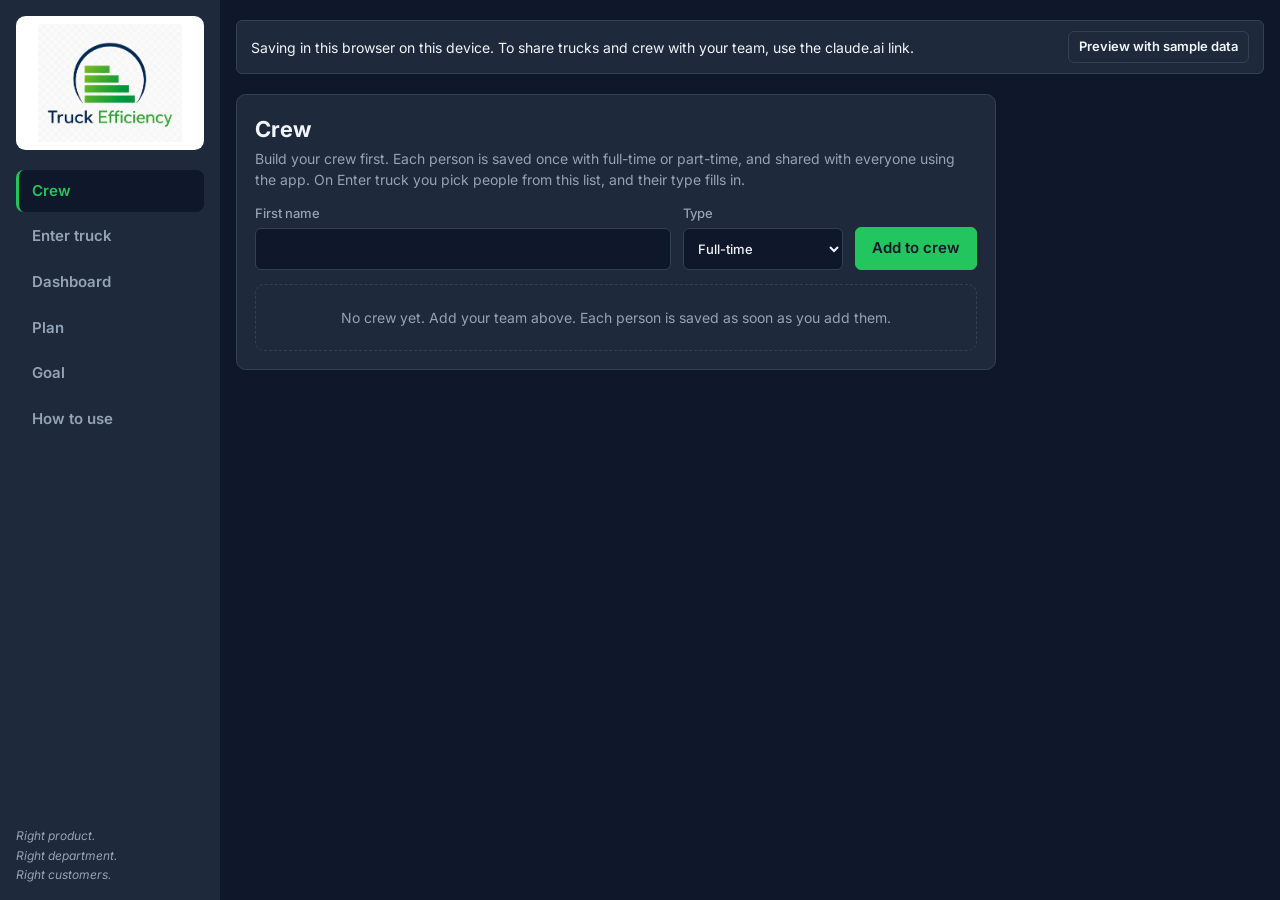
<file: index.html>
<!doctype html>
<html lang="en">
<head>
  <meta charset="UTF-8" />
  <meta name="viewport" content="width=device-width, initial-scale=1.0, viewport-fit=cover" />
  <title>Truck Efficiency</title>
  <link rel="preconnect" href="https://fonts.googleapis.com" />
  <link href="https://fonts.googleapis.com/css2?family=Inter:wght@400;500;600;700&display=swap" rel="stylesheet" />
  <link rel="stylesheet" href="style.css" />
</head>
<body>
<div class="layout">
  <aside class="side">
    <div class="logo"><img src="./assets/TF1.png" alt="Truck Efficiency" /></div>
    <nav class="tabs" aria-label="Sections">
      <a href="#crew" data-view="crew">Crew</a>
      <a href="#entry" data-view="entry">Enter truck</a>
      <a href="#dashboard" data-view="dashboard">Dashboard</a>
      <a href="#plan" data-view="plan">Plan</a>
      <a href="#goals" data-view="goals">Goal</a>
      <a href="#help" data-view="help">How to use</a>
    </nav>
    <p class="tag">Right product.<br />Right department.<br />Right customers.</p>
  </aside>
  <div class="content">
<main><div class="wrap">
  <div id="banner" class="banner"><span class="msg" id="bannerMsg">Connecting to the shared log…</span><button class="small" id="sampleBtn" type="button">Preview with sample data</button></div>

  <!-- ENTRY -->
  <section id="v-entry" data-v hidden>
    <form id="truckForm" autocomplete="off" class="two">
      <div style="display:flex;flex-direction:column;gap:20px;min-width:0">
        <div class="panel">
          <div class="head"><div><h2 id="formTitle">Enter a received truck</h2><p class="sub">Use the totals from the manifest. Total units is the output for UPH.</p></div></div>
          <div class="row">
            <label class="f">Manifest #<input id="tRef" required maxlength="40" placeholder="Manifest number"></label>
            <label class="f">Date received<input id="tDate" type="date" required></label>
            <label class="f">Total units<input id="tUnits" type="number" min="1" step="1" inputmode="numeric" required></label>
          </div>
        </div>
        <div class="panel">
          <div><h2>Labor by step</h2><p class="sub">Pick each person from your crew for every step they worked, with the time they spent on that step. If someone moved between steps, use Continue in… to add them to the next step.</p></div>
          <div id="laborRows" style="display:flex;flex-direction:column;gap:12px"></div>
          <datalist id="nameList"></datalist>
        </div>
        <div class="panel">
          <div><h2>People on this truck</h2><p class="sub">Worked out from the rows above. Unpaid lunches come out automatically from each person's total hours across all steps: 40 min for full-time over 5 hours. Part-time 15 min breaks are paid, so they stay in the labor hours.</p></div>
          <div id="crewCheck" class="banner" hidden></div>
          <div class="tbl" id="peopleTable"></div>
        </div>
      </div>
      <div class="panel sticky">
        <h2>Productivity</h2>
        <div><div class="lbl" style="font-size:12px;text-transform:uppercase;letter-spacing:.06em;color:var(--muted);font-weight:600">UPH</div><div class="uph-big" id="rUph">—</div><div class="sub" id="rUphNote"></div></div>
        <div class="calc" id="rCalc"></div>
        <div class="tbl" id="rSteps"></div>
        <div id="rAnalysis" hidden></div>
        <div class="row" style="justify-content:flex-end">
          <button type="button" id="clearForm">Clear</button>
          <button class="primary" type="submit" id="saveBtn">Save truck</button>
        </div>
      </div>
    </form>
  </section>

  <!-- DASHBOARD -->
  <section id="v-dashboard" data-v hidden>
    <div style="display:flex;flex-direction:column;gap:20px">
      <div class="head">
        <div><h2>Productivity</h2><p class="sub">UPH = manifest units ÷ downstocking labor hours: OMS orders (break down pallets), manifest validation, and downstock totes and pallets. Unloading is shown but not counted.</p></div>
      </div>
      <div class="panel chart"><div class="head"><h3 id="chartTitle">UPH by truck</h3><span class="sub" id="chartNote"></span></div><div id="chart"></div></div>
      <div class="panel"><div class="head"><h3>Trucks</h3><span class="sub">Labor hours by step. Saved trucks are locked.</span></div><div class="tbl" id="truckTable"></div></div>
    </div>
  </section>

  <!-- PLAN -->
  <section id="v-plan" data-v hidden>
    <div class="two">
      <form class="panel" id="planForm" autocomplete="off">
        <div><h2>Plan a truck</h2><p class="sub">Enter the manifest units and the crew you plan to schedule. The app checks whether that schedule can finish the truck at the UPH you plan for.</p></div>
        <div class="row">
          <label class="f">Manifest units<input id="pUnits" type="number" min="1" step="1" inputmode="numeric" placeholder="e.g. 2600"></label>
          <label class="f">UPH plan (standard is 90)<input id="pUph" type="number" min="1" step="0.1" inputmode="decimal" value="90"></label>
        </div>
        <div class="row">
          <label class="f">Full-time employees<input id="pFt" type="number" min="0" step="1" inputmode="numeric" placeholder="0"></label>
          <label class="f">Hours each (full-time)<input id="pFtH" type="number" min="0" step="0.25" inputmode="decimal" placeholder="0"></label>
        </div>
        <div class="row">
          <label class="f">Part-time employees<input id="pPt" type="number" min="0" step="1" inputmode="numeric" placeholder="0"></label>
          <label class="f">Hours each (part-time)<input id="pPtH" type="number" min="0" step="0.25" inputmode="decimal" placeholder="0"></label>
        </div>
        <div class="row">
          <label class="f" style="flex:0 1 320px">Hours on picks and other tasks<input id="pOther" type="number" min="0" step="0.25" inputmode="decimal" placeholder="0"><small style="font-weight:400">All people combined. These hours are taken off the truck.</small></label>
        </div>
        <p class="sub">Full-time shifts over 5 hours lose a 40 min unpaid lunch. Part-time breaks are paid and stay in.</p>
      </form>
      <div class="panel sticky">
        <h2>Will the truck get done?</h2>
        <div id="planVerdict" class="banner" hidden></div>
        <div class="calc" id="planCalc"></div>
        <div class="tbl" id="planTable"></div>
        <div id="planAnalysis"></div>
      </div>
    </div>
  </section>

  <!-- CREW -->
  <section id="v-crew" data-v hidden>
    <div class="panel" style="max-width:760px">
      <div><h2>Crew</h2><p class="sub">Build your crew first. Each person is saved once with full-time or part-time, and shared with everyone using the app. On Enter truck you pick people from this list, and their type fills in.</p></div>
      <form class="row" id="crewForm" autocomplete="off">
        <label class="f">First name<input id="cName" maxlength="30" required></label>
        <label class="f" style="flex:0 1 160px">Type<select id="cType"><option value="ft">Full-time</option><option value="pt">Part-time</option></select></label>
        <button class="primary" type="submit">Add to crew</button>
      </form>
      <div class="tbl" id="crewTable"></div>
    </div>
  </section>

  <!-- HELP -->
  <section id="v-help" data-v hidden>
    <div class="panel help">
      <div><h2>How to use Truck Efficiency</h2><p class="sub">Measure UPH for each received truck, see where the labor went, and plan the next crew.</p></div>

      <h3>1. Build your crew first</h3>
      <ol>
        <li>Open the <a href="#crew">Crew</a> tab.</li>
        <li>Enter each person's <b>first name</b>, pick <b>Full-time</b> or <b>Part-time</b>, and click <b>Add to crew</b>. Each person is saved right away.</li>
        <li>To fix a spelling, click <b>Edit name</b>. When someone leaves the company, click <b>Remove</b> twice to confirm. Past trucks keep their name and hours.</li>
      </ol>

      <h3>2. Enter a received truck</h3>
      <ol>
        <li>Open <a href="#entry">Enter truck</a> and fill in <b>Manifest #</b>, <b>Date received</b> and <b>Total units</b> from the manifest.</li>
        <li>Under <b>Labor by step</b>, add the time each person spent on each step:
          <ul>
            <li><b>Add person:</b> pick a name, then enter the start and end time. Full-time or part-time fills in from the Crew tab.</li>
            <li><b>Add several:</b> tick everyone who worked the same hours, enter one start and end time, and click <b>Add selected</b>.</li>
            <li><b>Continue in…:</b> when someone moved to another step, pick that step under their row. A new row starts at their end time; enter the new end time.</li>
          </ul></li>
        <li>Enter only time spent on this truck. Leave out picks and other tasks.</li>
        <li>Forgot someone? Go to <b>Crew</b>, add them, and come back. What you typed is kept. Don't refresh or close the page before saving.</li>
      </ol>

      <h3>3. Check before saving</h3>
      <ul>
        <li><b>Green bar</b> under <b>People on this truck</b>. A red bar names who is entered twice at the same time, or a row that is missing a name or time. The truck can't be saved until it's fixed.</li>
        <li><b>Hours worked</b> for each person looks right, with no unusually long shifts.</li>
        <li><b>Manifest #</b> and <b>Total units</b> are correct.</li>
      </ul>
      <p class="warn-note"><b>Saved trucks are locked.</b> They can't be opened, changed or deleted, so check carefully before you click Save truck.</p>

      <h3>4. Save and read the analysis</h3>
      <ol>
        <li>Click <b>Save truck</b>. The truck is saved and locked, and the <b>Truck analysis</b> appears: UPH against the 90 standard, the step that took the most time, staffing (peak crew and gaps), lunches, and how it compares with your other trucks.</li>
        <li>Click <b>New truck</b> to enter the next one.</li>
      </ol>

      <h3>5. Dashboard</h3>
      <p><b>UPH by truck</b> shows one point per truck, oldest to newest, green at or above 90 and red below. The <b>Trucks</b> list shows each manifest's units, labor hours by step and UPH.</p>

      <h3>6. Plan a truck</h3>
      <p>Before a truck, open <a href="#plan">Plan</a>. Enter the manifest units, the UPH plan (standard 90), the full-time and part-time crew with hours each, and hours on picks and other tasks. <b>Will the truck get done?</b> answers yes or no, shows units per person, and suggests how to close any gap.</p>

      <h3>How the numbers work</h3>
      <ul>
        <li><b>UPH</b> = manifest total units ÷ downstocking labor hours.</li>
        <li><b>Downstocking labor</b> = break down pallets + validate manifest items + downstock totes and pallets. Unloading is shown but not counted.</li>
        <li><b>Labor hours</b> = each person's time on each step, added up.</li>
        <li><b>Lunch:</b> a 40 min unpaid lunch comes out for each full-time employee whose truck hours total more than 5. Part-time 15 min breaks are paid and stay in.</li>
        <li><b>Goal:</b> 90 UPH by default, set on the <a href="#goals">Goal</a> tab.</li>
      </ul>

    </div>
  </section>

  <!-- GOAL -->
  <section id="v-goals" data-v hidden>
    <form class="panel" id="goalForm">
      <div><h2>UPH goal</h2><p class="sub" id="goalNote">UPH at or above the goal shows green. UPH below the goal shows red.</p></div>
      <div class="row">
        <label class="f" style="flex:0 1 220px">UPH goal<input id="gUph" type="number" min="1" step="0.1" inputmode="decimal"></label>
        <button class="primary" type="submit" id="saveGoal">Save goal</button>
      </div>
      <div class="tbl"><table><thead><tr><th>Measure</th><th>How it's calculated</th></tr></thead><tbody>
        <tr><td><b>UPH</b></td><td>Manifest total units ÷ downstocking labor hours. Downstocking covers OMS orders (break down pallets), manifest validation, and downstock totes and pallets. Unloading is not counted.</td></tr>
        <tr><td><b>Labor hours</b></td><td>Employees × (end time − start time), added up for every row, minus unpaid full-time lunches.</td></tr>
        <tr><td><b>Lunches</b></td><td>Full-time: 40 min unpaid lunch taken out when their total hours across all steps are over 5. It comes out of the steps they worked, by their hours in each. Part-time 15 min breaks are paid, so nothing is taken out.</td></tr>
        <tr><td><b>Double counting check</b></td><td>Each person is entered by first name. If the same person is in two steps at the same time, the app shows who and when, and won't save.</td></tr>
        <tr><td><b>Step rates</b></td><td>Manifest totals (pallets, OMS orders, validation units, units) ÷ that step's labor hours.</td></tr>
      </tbody></table></div>
    </form>
  </section>
</div></main>
<div class="toast" id="toast" hidden></div>
  </div>
</div>
<script src="app.js"></script>
</body>
</html>
</file>
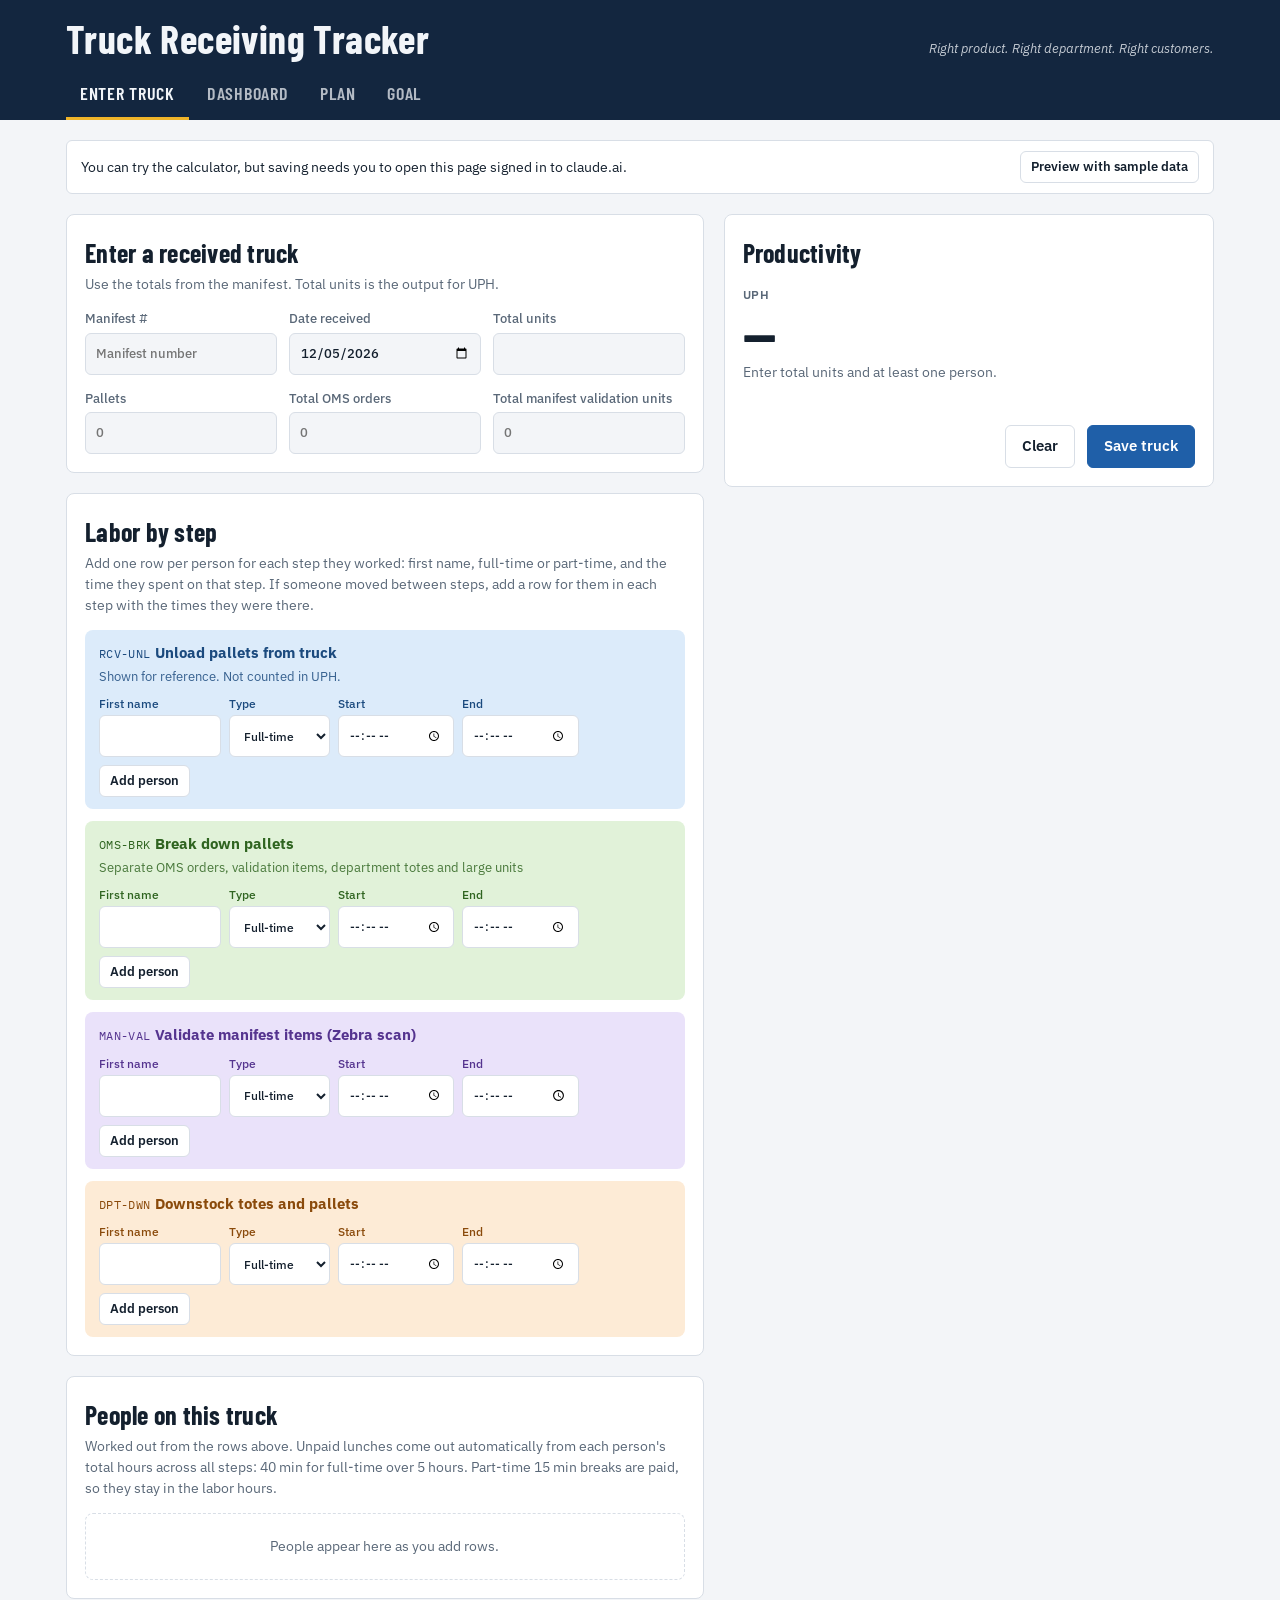
<file: truck-receiving-tracker/index.html>
<!doctype html>
<html lang="en">
<head>
<meta charset="utf-8">
<meta name="viewport" content="width=device-width,initial-scale=1,viewport-fit=cover">
<style>:root{color-scheme:light;padding-top:env(safe-area-inset-top,0px);padding-bottom:env(safe-area-inset-bottom,0px)}body{margin:0;font:14px/1.5 system-ui,-apple-system,"Segoe UI",sans-serif}img{max-width:100%}[hidden]{display:none!important}</style>
</head>
<body>
<title>Truck Receiving Tracker</title>
<meta name="claude:viewport-fit-sides" content="cover">
<link rel="preconnect" href="https://fonts.googleapis.com">
<link rel="stylesheet" href="https://fonts.googleapis.com/css2?family=Barlow+Condensed:wght@600;700&family=IBM+Plex+Mono:wght@500&family=IBM+Plex+Sans:wght@400;500;600&display=swap">
<style>
/* Layout: navy dock-signage header, tab bar, then one working column; team colors follow the swimlanes of the workflow chart. */
:root{
  --bg:#F3F5F8; --surface:#FFFFFF; --ink:#14202E; --muted:#5A6878; --line:#D8DEE6;
  --navy:#13263F; --navy-ink:#F2F5F9; --accent:#1F5FA8; --accent-ink:#FFFFFF;
  --good:#1D7A46; --good-bg:#E2F3E8; --warn:#9A6200; --warn-bg:#FBEFD6; --bad:#B3261E; --bad-bg:#FBE4E2;
  --rcv:#DCEBFA; --rcv-ink:#1B4A7E; --oms:#E1F2D9; --oms-ink:#2F6420; --man:#EAE2FA; --man-ink:#55348F;
  --dept:#FDEBD6; --dept-ink:#8A4A0B; --lead:#FBE0E3; --lead-ink:#8E1F2C;
  --display:"Barlow Condensed","Arial Narrow",Arial,sans-serif;
  --body:"IBM Plex Sans",system-ui,-apple-system,"Segoe UI",sans-serif;
  --mono:"IBM Plex Mono",ui-monospace,Menlo,Consolas,monospace;
}
@media (prefers-color-scheme: dark){:root:not([data-theme="light"]){
  --bg:#0E141C; --surface:#16202C; --ink:#E6ECF3; --muted:#9AA8B8; --line:#2A3746;
  --navy:#0A1726; --navy-ink:#E6ECF3; --accent:#6EA8E8; --accent-ink:#0B1622;
  --good:#6FD39A; --good-bg:#16352A; --warn:#F0BE5E; --warn-bg:#3A2C10; --bad:#F2928B; --bad-bg:#3D1C1B;
  --rcv:#1A3150; --rcv-ink:#A9CDF5; --oms:#1E3A1E; --oms-ink:#AEDD9A; --man:#2D2448; --man-ink:#C9B6F5;
  --dept:#3D2A14; --dept-ink:#F5C58E; --lead:#3F1D24; --lead-ink:#F4AEB8; color-scheme:dark}}
:root[data-theme="dark"]{
  --bg:#0E141C; --surface:#16202C; --ink:#E6ECF3; --muted:#9AA8B8; --line:#2A3746;
  --navy:#0A1726; --navy-ink:#E6ECF3; --accent:#6EA8E8; --accent-ink:#0B1622;
  --good:#6FD39A; --good-bg:#16352A; --warn:#F0BE5E; --warn-bg:#3A2C10; --bad:#F2928B; --bad-bg:#3D1C1B;
  --rcv:#1A3150; --rcv-ink:#A9CDF5; --oms:#1E3A1E; --oms-ink:#AEDD9A; --man:#2D2448; --man-ink:#C9B6F5;
  --dept:#3D2A14; --dept-ink:#F5C58E; --lead:#3F1D24; --lead-ink:#F4AEB8; color-scheme:dark}
*{box-sizing:border-box}
body{background:var(--bg);color:var(--ink);font-family:var(--body);font-size:15px;line-height:1.5}
.wrap{max-width:1180px;margin:0 auto;padding-left:max(16px,env(safe-area-inset-left,0px));padding-right:max(16px,env(safe-area-inset-right,0px))}
header.top{background:var(--navy);color:var(--navy-ink)}
header.top .wrap{padding-block:18px 0;display:flex;flex-direction:column;gap:14px}
.brand{display:flex;justify-content:space-between;align-items:flex-end;gap:16px;flex-wrap:wrap}
h1{font-family:var(--display);font-weight:700;font-size:clamp(28px,5vw,40px);letter-spacing:.01em;margin:0;line-height:1;text-wrap:balance}
.tag{font-size:13px;opacity:.8;font-style:italic}
nav.tabs{display:flex;gap:4px;overflow-x:auto}
nav.tabs a{font-family:var(--display);font-weight:600;font-size:18px;letter-spacing:.04em;text-transform:uppercase;color:var(--navy-ink);opacity:.72;text-decoration:none;padding:8px 14px 10px;border-bottom:3px solid transparent;white-space:nowrap}
nav.tabs a[aria-current="page"]{opacity:1;border-bottom-color:#F0B429}
nav.tabs a:focus-visible,button:focus-visible,input:focus-visible,select:focus-visible{outline:2px solid var(--accent);outline-offset:2px}
main .wrap{padding-block:20px 48px;display:flex;flex-direction:column;gap:20px}
.banner{display:flex;gap:12px;align-items:center;justify-content:space-between;flex-wrap:wrap;padding:10px 14px;border-radius:6px;background:var(--surface);border:1px solid var(--line);font-size:14px}
.banner.ok{background:var(--good-bg);border-color:transparent;color:var(--good)}
.banner.bad{background:var(--bad-bg);border-color:transparent;color:var(--bad);font-weight:500}
.banner.sample{background:var(--warn-bg);border-color:transparent;color:var(--warn)}
.banner .msg{min-width:0}
h2{font-family:var(--display);font-weight:700;font-size:26px;margin:0;letter-spacing:.01em}
h3{font-family:var(--display);font-weight:600;font-size:19px;margin:0;letter-spacing:.02em}
.sub{color:var(--muted);font-size:14px;margin:2px 0 0}
.panel{background:var(--surface);border:1px solid var(--line);border-radius:8px;padding:18px;display:flex;flex-direction:column;gap:14px;min-width:0}
.row{display:flex;gap:12px;flex-wrap:wrap;align-items:flex-end}
.head{display:flex;justify-content:space-between;align-items:flex-end;gap:12px;flex-wrap:wrap}
label.f{display:flex;flex-direction:column;gap:4px;font-size:13px;font-weight:500;color:var(--muted);flex:1 1 160px;min-width:0}
input,select,textarea{font:inherit;color:var(--ink);background:var(--bg);border:1px solid var(--line);border-radius:6px;padding:9px 10px;min-height:42px;width:100%}
button{font:inherit;font-weight:600;cursor:pointer;border-radius:6px;padding:9px 16px;min-height:42px;border:1px solid var(--line);background:var(--surface);color:var(--ink)}
button.primary{background:var(--accent);color:var(--accent-ink);border-color:var(--accent)}
button.small{min-height:32px;padding:4px 10px;font-size:13px}
button.danger{color:var(--bad);border-color:var(--bad)}
button.armed{background:var(--bad);color:#fff;border-color:var(--bad)}
button:disabled{opacity:.5;cursor:not-allowed}
.code{font-family:var(--mono);font-size:12px;letter-spacing:.03em}
.chip{display:inline-flex;align-items:center;gap:6px;padding:2px 8px;border-radius:4px;font-size:12px;font-weight:600;white-space:nowrap}
.t-rcv{background:var(--rcv);color:var(--rcv-ink)} .t-oms{background:var(--oms);color:var(--oms-ink)}
.t-man{background:var(--man);color:var(--man-ink)} .t-dept{background:var(--dept);color:var(--dept-ink)} .t-lead{background:var(--lead);color:var(--lead-ink)}
.pill{display:inline-block;padding:2px 9px;border-radius:999px;font-size:12.5px;font-weight:600;font-variant-numeric:tabular-nums;white-space:nowrap}
.p-good{background:var(--good-bg);color:var(--good)} .p-warn{background:var(--warn-bg);color:var(--warn)} .p-bad{background:var(--bad-bg);color:var(--bad)} .p-none{background:var(--bg);color:var(--muted)}
/* stage picker */
.stages{display:grid;grid-template-columns:repeat(auto-fill,minmax(210px,1fr));gap:8px}
.stage-opt{position:relative}
.stage-opt input{position:absolute;opacity:0;inset:0;width:100%;height:100%;margin:0;cursor:pointer}
[hidden]{display:none!important}
.stage-opt>span{display:flex;flex-direction:column;gap:2px;padding:10px 12px;border-radius:6px;border:2px solid transparent;height:100%}
.stage-opt>span b{font-weight:600;font-size:14.5px;line-height:1.3}
.stage-opt input:checked+span{border-color:var(--ink)}
.stage-opt input:focus-visible+span{outline:2px solid var(--accent);outline-offset:2px}
/* trucks */
.trucks{display:grid;grid-template-columns:repeat(auto-fill,minmax(330px,1fr));gap:14px}
@media (max-width:420px){.trucks{grid-template-columns:1fr}}
.truck{background:var(--surface);border:1px solid var(--line);border-radius:8px;display:flex;flex-direction:column;min-width:0}
.truck .th{display:flex;justify-content:space-between;gap:10px;padding:14px 16px 10px;border-bottom:1px solid var(--line);align-items:flex-start}
.truck .ref{font-family:var(--display);font-weight:700;font-size:24px;line-height:1}
.truck .meta{color:var(--muted);font-size:13px}
.steps{list-style:none;margin:0;padding:8px 16px 4px;display:flex;flex-direction:column}
.steps li{display:grid;grid-template-columns:18px 1fr auto;gap:10px;align-items:center;padding:6px 0;border-bottom:1px dashed var(--line);font-size:14px}
.steps li:last-child{border-bottom:0}
.dot{width:14px;height:14px;border-radius:50%;border:2px solid var(--muted)}
.dot.done{background:var(--good);border-color:var(--good)}
.steps .nm{min-width:0}
.steps .nm small{display:block;color:var(--muted);font-size:12px;font-variant-numeric:tabular-nums}
.truck .tf{padding:10px 16px 14px;display:flex;gap:8px;flex-wrap:wrap;align-items:center;justify-content:space-between}
.bar{height:6px;background:var(--bg);border-radius:3px;overflow:hidden;margin:0 16px}
.bar i{display:block;height:100%;background:var(--good)}
/* tables */
.tbl{overflow-x:auto}
table{width:100%;border-collapse:collapse;font-size:14px}
th{text-align:left;font-weight:600;color:var(--muted);font-size:12px;text-transform:uppercase;letter-spacing:.05em;padding:8px 10px;border-bottom:1px solid var(--line);white-space:nowrap}
td{padding:9px 10px;border-bottom:1px solid var(--line);vertical-align:middle}
td.n,th.n{text-align:right;font-variant-numeric:tabular-nums;white-space:nowrap}
tr:last-child td{border-bottom:0}
td.vol{min-width:200px;max-width:340px;font-variant-numeric:tabular-nums;font-size:13.5px}
td.stp{min-width:190px}
.kpis{display:grid;grid-template-columns:repeat(auto-fit,minmax(170px,1fr));gap:12px}
.kpi{background:var(--surface);border:1px solid var(--line);border-radius:8px;padding:14px 16px;display:flex;flex-direction:column;gap:4px}
.kpi .lbl{font-size:12px;text-transform:uppercase;letter-spacing:.06em;color:var(--muted);font-weight:600}
.kpi .val{font-family:var(--display);font-weight:700;font-size:38px;line-height:1.05;font-variant-numeric:tabular-nums}
.kpi .note{font-size:13px;color:var(--muted)}
.grid2{display:grid;grid-template-columns:repeat(auto-fit,minmax(min(100%,480px),1fr));gap:20px}
.seg{display:inline-flex;border:1px solid var(--line);border-radius:6px;overflow:hidden;flex-wrap:wrap}
.seg button{border:0;border-radius:0;min-height:36px;padding:6px 12px;font-weight:500;background:var(--surface)}
.seg button[aria-pressed="true"]{background:var(--ink);color:var(--surface)}
.empty{padding:22px;text-align:center;color:var(--muted);border:1px dashed var(--line);border-radius:8px;font-size:14px}
.chart svg{width:100%;height:auto;display:block}
.toast{position:fixed;left:50%;transform:translateX(-50%);bottom:calc(20px + env(safe-area-inset-bottom,0px));background:var(--ink);color:var(--surface);padding:10px 18px;border-radius:6px;font-size:14px;font-weight:500;z-index:20;max-width:calc(100% - 32px)}
.check{display:flex;gap:8px;align-items:center;font-size:14px}
.check input{width:20px;min-height:20px;height:20px}
details.recv summary{cursor:pointer;font-weight:600}
@media (prefers-reduced-motion:no-preference){.bar i{transition:width .3s}}

.calc{font-family:var(--mono);font-size:13px;color:var(--muted)}
.calc b{color:var(--ink);font-weight:500}
.steprow{display:flex;flex-direction:column;gap:8px;padding:12px 14px;border-radius:8px}
.steprow .sh{display:flex;justify-content:space-between;align-items:center;gap:10px;flex-wrap:wrap}
.steprow .sh b{font-size:15px}
.crew{display:grid;grid-template-columns:minmax(0,1.2fr) minmax(0,1fr) minmax(0,1.15fr) minmax(0,1.15fr) minmax(0,.75fr) auto;gap:8px;align-items:end}
.crew label{display:flex;flex-direction:column;gap:2px;font-size:12px;font-weight:500;min-width:0}
.crew input,.crew select{background:var(--surface)}
.crew .lh{font-family:var(--mono);font-size:12.5px;padding-bottom:4px;line-height:1.35;min-width:0}
.crew .lh small{display:block;color:var(--muted)}
@media (max-width:560px){.crew{grid-template-columns:1fr 1fr}.crew .lh{grid-column:1/-1}}
.result{display:grid;grid-template-columns:repeat(auto-fit,minmax(180px,1fr));gap:12px}
.uph-big{font-family:var(--display);font-weight:700;font-size:56px;line-height:1;font-variant-numeric:tabular-nums}
.uph-good{color:var(--good)} .uph-bad{color:var(--bad)}
.two{display:grid;grid-template-columns:minmax(0,1.3fr) minmax(0,1fr);gap:20px;align-items:start}
@media (max-width:900px){.two{grid-template-columns:1fr}}
#rSteps td.vol,#rSteps td.stp{min-width:0;max-width:none}
#rSteps td.stp .chip{display:none}
.sticky{position:sticky;top:calc(env(safe-area-inset-top,0px) + 12px)}
@media (max-width:900px){.sticky{position:static}}
</style>

<header class="top">
  <div class="wrap">
    <div class="brand">
      <h1>Truck Receiving Tracker</h1>
      <div class="tag">Right product. Right department. Right customers.</div>
    </div>
    <nav class="tabs" aria-label="Sections">
      <a href="#entry" data-view="entry">Enter truck</a>
      <a href="#dashboard" data-view="dashboard">Dashboard</a>
      <a href="#plan" data-view="plan">Plan</a>
      <a href="#goals" data-view="goals">Goal</a>
    </nav>
  </div>
</header>

<main><div class="wrap">
  <div id="banner" class="banner"><span class="msg" id="bannerMsg">Connecting to the shared log…</span><button class="small" id="sampleBtn" type="button">Preview with sample data</button></div>

  <!-- ENTRY -->
  <section id="v-entry" data-v hidden>
    <form id="truckForm" autocomplete="off" class="two">
      <div style="display:flex;flex-direction:column;gap:20px;min-width:0">
        <div class="panel">
          <div class="head"><div><h2 id="formTitle">Enter a received truck</h2><p class="sub">Use the totals from the manifest. Total units is the output for UPH.</p></div></div>
          <div class="row">
            <label class="f">Manifest #<input id="tRef" required maxlength="40" placeholder="Manifest number"></label>
            <label class="f">Date received<input id="tDate" type="date" required></label>
            <label class="f">Total units<input id="tUnits" type="number" min="1" step="1" inputmode="numeric" required></label>
          </div>
          <div class="row">
            <label class="f">Pallets<input id="tPallets" type="number" min="0" step="1" inputmode="numeric" placeholder="0"></label>
            <label class="f">Total OMS orders<input id="tOms" type="number" min="0" step="1" inputmode="numeric" placeholder="0"></label>
            <label class="f">Total manifest validation units<input id="tMvu" type="number" min="0" step="1" inputmode="numeric" placeholder="0"></label>
          </div>
        </div>
        <div class="panel">
          <div><h2>Labor by step</h2><p class="sub">Add one row per person for each step they worked: first name, full-time or part-time, and the time they spent on that step. If someone moved between steps, add a row for them in each step with the times they were there.</p></div>
          <div id="laborRows" style="display:flex;flex-direction:column;gap:12px"></div>
          <datalist id="nameList"></datalist>
        </div>
        <div class="panel">
          <div><h2>People on this truck</h2><p class="sub">Worked out from the rows above. Unpaid lunches come out automatically from each person's total hours across all steps: 40 min for full-time over 5 hours. Part-time 15 min breaks are paid, so they stay in the labor hours.</p></div>
          <div id="crewCheck" class="banner" hidden></div>
          <div class="tbl" id="peopleTable"></div>
        </div>
      </div>
      <div class="panel sticky">
        <h2>Productivity</h2>
        <div><div class="lbl" style="font-size:12px;text-transform:uppercase;letter-spacing:.06em;color:var(--muted);font-weight:600">UPH</div><div class="uph-big" id="rUph">—</div><div class="sub" id="rUphNote"></div></div>
        <div class="calc" id="rCalc"></div>
        <div class="tbl" id="rSteps"></div>
        <div class="row" style="justify-content:flex-end">
          <button type="button" id="clearForm">Clear</button>
          <button class="primary" type="submit" id="saveBtn">Save truck</button>
        </div>
      </div>
    </form>
  </section>

  <!-- DASHBOARD -->
  <section id="v-dashboard" data-v hidden>
    <div style="display:flex;flex-direction:column;gap:20px">
      <div class="head">
        <div><h2>Productivity</h2><p class="sub">UPH = manifest units ÷ downstocking labor hours: OMS orders (break down pallets), manifest validation, and downstock totes and pallets. Unloading is shown but not counted.</p></div>
        <div class="seg" id="rangeSeg" role="group" aria-label="Date range"></div>
      </div>
      <div class="kpis" id="kpis"></div>
      <div class="panel"><div class="head"><h3>Where the labor goes</h3><span class="sub">Unloading is shown for reference and not counted in UPH</span></div><div class="tbl" id="stageTable"></div></div>
      <div class="panel chart"><div class="head"><h3 id="chartTitle">UPH by truck</h3><span class="sub" id="chartNote"></span></div><div id="chart"></div></div>
      <div class="panel"><div class="head"><h3>Trucks</h3><span class="sub">Labor hours by step. Open a truck to view or change it.</span></div><div class="tbl" id="truckTable"></div></div>
    </div>
  </section>

  <!-- PLAN -->
  <section id="v-plan" data-v hidden>
    <div class="two">
      <form class="panel" id="planForm" autocomplete="off">
        <div><h2>Plan a truck</h2><p class="sub">Check a schedule before the truck. Enter the manifest units and the people you plan to schedule. The app shows what that schedule delivers at the 90 UPH standard and at the UPH your team actually runs.</p></div>
        <div class="row">
          <label class="f">Manifest units<input id="pUnits" type="number" min="1" step="1" inputmode="numeric" placeholder="e.g. 2100"></label>
          <label class="f">Compare with a saved truck<select id="pTruck"><option value="">None</option></select></label>
        </div>
        <div class="row">
          <label class="f">Full-time scheduled<input id="pFt" type="number" min="0" step="1" inputmode="numeric" placeholder="0"></label>
          <label class="f">Hours each (full-time)<input id="pFtH" type="number" min="0" step="0.25" inputmode="decimal" placeholder="0"></label>
          <label class="f">Part-time scheduled<input id="pPt" type="number" min="0" step="1" inputmode="numeric" placeholder="0"></label>
          <label class="f">Hours each (part-time)<input id="pPtH" type="number" min="0" step="0.25" inputmode="decimal" placeholder="0"></label>
        </div>
        <div class="row">
          <label class="f" style="flex:0 1 240px">Actual UPH to plan with<input id="pActual" type="number" min="1" step="0.1" inputmode="decimal"><small style="font-weight:400" id="pActualNote"></small></label>
          <label class="f" style="flex:0 1 240px">Hours on other work<small style="font-weight:400">Picks and other tasks, all people combined</small><input id="pOther" type="number" min="0" step="0.25" inputmode="decimal" placeholder="0"></label>
        </div>
        <p class="sub">Full-time shifts over 5 hours lose a 40 min unpaid lunch. Part-time breaks are paid and stay in.</p>
      </form>
      <div class="panel sticky">
        <h2>Will the truck get done?</h2>
        <div id="planVerdict" class="banner" hidden></div>
        <div class="calc" id="planCalc"></div>
        <div class="tbl" id="planTable"></div>
        <div id="planCompare"></div>
      </div>
    </div>
  </section>

  <!-- GOAL -->
  <section id="v-goals" data-v hidden>
    <form class="panel" id="goalForm">
      <div><h2>UPH goal</h2><p class="sub" id="goalNote">UPH at or above the goal shows green. UPH below the goal shows red.</p></div>
      <div class="row">
        <label class="f" style="flex:0 1 220px">UPH goal<input id="gUph" type="number" min="1" step="0.1" inputmode="decimal"></label>
        <button class="primary" type="submit" id="saveGoal">Save goal</button>
      </div>
      <div class="tbl"><table><thead><tr><th>Measure</th><th>How it's calculated</th></tr></thead><tbody>
        <tr><td><b>UPH</b></td><td>Manifest total units ÷ downstocking labor hours. Downstocking covers OMS orders (break down pallets), manifest validation, and downstock totes and pallets. Unloading is not counted.</td></tr>
        <tr><td><b>Labor hours</b></td><td>Employees × (end time − start time), added up for every row, minus unpaid full-time lunches.</td></tr>
        <tr><td><b>Lunches</b></td><td>Full-time: 40 min unpaid lunch taken out when their total hours across all steps are over 5. It comes out of the steps they worked, by their hours in each. Part-time 15 min breaks are paid, so nothing is taken out.</td></tr>
        <tr><td><b>Double counting check</b></td><td>Each person is entered by first name. If the same person is in two steps at the same time, the app shows who and when, and won't save.</td></tr>
        <tr><td><b>Step rates</b></td><td>Manifest totals (pallets, OMS orders, validation units, units) ÷ that step's labor hours.</td></tr>
      </tbody></table></div>
    </form>
  </section>
</div></main>
<div class="toast" id="toast" hidden></div>

<script>
const STEPS=[
  {key:'unload',team:'rcv',name:'Unload pallets from truck',code:'RCV-UNL',noUph:true,note:'Shown for reference. Not counted in UPH.',rates:[['pallets','pallets']]},
  {key:'breakdown',team:'oms',name:'Break down pallets',code:'OMS-BRK',note:'Separate OMS orders, validation items, department totes and large units',rates:[['pallets','pallets'],['oms','OMS orders'],['mvu','validation units']]},
  {key:'validate',team:'man',name:'Validate manifest items (Zebra scan)',code:'MAN-VAL',rates:[['mvu','validation units']]},
  {key:'downstock',team:'dept',name:'Downstock totes and pallets',code:'DPT-DWN',rates:[['units','units']]},
];
const SBY=Object.fromEntries(STEPS.map(s=>[s.key,s]));
const DAY=864e5,DEFAULT_GOAL=90;
const S={manifests:[],goal:DEFAULT_GOAL,sample:false,range:'30d',editId:null,labor:null};
let db=null,userCap=null,myId=null,canEdit=false,dbState='connecting';

const $=s=>document.querySelector(s);
const esc=v=>String(v??'').replace(/[&<>"']/g,c=>({'&':'&amp;','<':'&lt;','>':'&gt;','"':'&quot;',"'":'&#39;'}[c]));
const pad=n=>String(n).padStart(2,'0');
const ymd=d=>{d=new Date(d);return d.getFullYear()+'-'+pad(d.getMonth()+1)+'-'+pad(d.getDate())};
const fmtDate=s=>new Date(s+'T12:00').toLocaleDateString([],{weekday:'short',month:'short',day:'numeric'});
const num=n=>Math.round(n).toLocaleString();
const hrs1=h=>(Math.round(h*10)/10).toFixed(1);
const uphFmt=u=>u==null||!isFinite(u)?'—':u>=100?num(u):(Math.round(u*10)/10).toFixed(1);
const good=u=>u>=S.goal;
function uphPill(u){if(u==null||!isFinite(u))return '<span class="pill p-none">—</span>';return `<span class="pill ${good(u)?'p-good':'p-bad'}">${uphFmt(u)} UPH</span>`}
function teamChip(st){return `<span class="chip t-${st.team}"><span class="code">${st.code}</span></span>`}
function toast(msg){const t=$('#toast');t.textContent=msg;t.hidden=false;clearTimeout(toast.t);toast.t=setTimeout(()=>t.hidden=true,3200)}
const manifests=()=>S.sample?SAMPLE:S.manifests;
function minsBetween(a,b){if(!a||!b)return 0;const[h1,m1]=a.split(':').map(Number),[h2,m2]=b.split(':').map(Number);let d=(h2*60+m2)-(h1*60+m1);if(d<=0)d+=1440;return d}
const LUNCH={ftOver:300,ft:40,ptOver:120,pt:0};
const ftOf=r=>Math.max(0,Number(r.ft!=null&&r.ft!==''?r.ft:(r.pt!=null&&r.pt!==''?0:r.employees))||0),ptOf=r=>Math.max(0,Number(r.pt)||0);
const nm=r=>String(r.name||'').trim(),normName=n=>String(n||'').trim().toLowerCase();
function rowCalc(r){const min=minsBetween(r.start,r.end),heads=nm(r)?1:ftOf(r)+ptOf(r);return{min,hrs:heads*min/60}}
const rowHrs=r=>rowCalc(r).hrs;
function normTimes(rows){let iv=rows.map(r=>{const[hh,mm]=r.start.split(':').map(Number);return{r,s:hh*60+mm,min:minsBetween(r.start,r.end)}});
  if(iv.some(x=>x.s>=720)&&iv.some(x=>x.s<360))iv.forEach(x=>{if(x.s<360)x.s+=1440});iv.forEach(x=>x.e=x.s+x.min);return iv}
function people(m){
  const iv=normTimes((m.labor||[]).filter(r=>nm(r)&&r.start&&r.end)),by={};
  iv.forEach(x=>{const k=normName(x.r.name);(by[k]=by[k]||{name:nm(x.r),types:new Set(),iv:[]});by[k].types.add(x.r.type==='pt'?'pt':'ft');by[k].iv.push(x)});
  return Object.values(by).map(p=>{const type=p.types.size>1?'mixed':[...p.types][0],min=p.iv.reduce((a,x)=>a+x.min,0);
    const ded=type==='ft'&&min>LUNCH.ftOver?LUNCH.ft:type==='pt'&&min>LUNCH.ptOver?LUNCH.pt:0;
    const so=[...p.iv].sort((a,b)=>a.s-b.s);let overlap=null;for(let i=1;i<so.length;i++)if(so[i].s<so[i-1].e){overlap=[so[i-1],so[i]];break}
    return{...p,type,min,ded,overlap,steps:STEPS.map(s=>s.key).filter(k=>p.iv.some(x=>x.r.stage===k))}}).sort((a,b)=>a.name.localeCompare(b.name));
}
function stats(m){
  const raw={},dedBy={},legRaw={};STEPS.forEach(s=>{raw[s.key]=0;dedBy[s.key]=0;legRaw[s.key]=0});
  (m.labor||[]).forEach(r=>{if(raw[r.stage]==null)return;const h=rowHrs(r);raw[r.stage]+=h;if(!nm(r))legRaw[r.stage]+=h});
  people(m).forEach(p=>{if(p.ded>0&&p.min>0)p.iv.forEach(x=>{dedBy[x.r.stage]+=p.ded*(x.min/p.min)/60})});
  const legAll=Object.values(legRaw).reduce((a,b)=>a+b,0),legDed=Math.min(legAll,((Number(m.lunchFt)||0)*LUNCH.ft+(Number(m.breakPt)||0)*LUNCH.pt)/60);
  if(legAll>0)STEPS.forEach(s=>dedBy[s.key]+=legDed*legRaw[s.key]/legAll);
  const by={};STEPS.forEach(s=>by[s.key]=Math.max(0,raw[s.key]-dedBy[s.key]));
  const ded=Object.values(dedBy).reduce((a,b)=>a+b,0),total=STEPS.filter(s=>!s.noUph).reduce((a,s)=>a+by[s.key],0),all=Object.values(by).reduce((a,b)=>a+b,0);
  return{by,raw,ded,total,all,uph:total>0&&m.units>0?m.units/total:null}}
const clock=m=>{const d=new Date(2000,0,1,0,m);return d.toLocaleTimeString([],{hour:'numeric',minute:'2-digit'})};
function personCheck(m,formRows){
  if(formRows){const inc=formRows.find(r=>(r.start||r.end||nm(r))&&!(nm(r)&&r.start&&r.end));
    if(inc)return{block:true,msg:'Every row needs a first name, a start time and an end time'+(nm(inc)?`. Check the row for ${nm(inc)}.`:'.')}}
  const ps=people(m);if(!ps.length)return null;
  const mx=ps.find(p=>p.type==='mixed');if(mx)return{block:true,msg:`${mx.name} is marked full-time in one row and part-time in another. Pick one.`};
  const ov=ps.find(p=>p.overlap);if(ov){const[a,b]=ov.overlap;
    return{block:true,msg:a.r.stage===b.r.stage?`${ov.name} has two rows in ${SBY[a.r.stage].name} that overlap at ${clock(b.s)}. Fix the times or remove one row.`:`${ov.name} is in ${SBY[a.r.stage].name} and ${SBY[b.r.stage].name} at the same time (${clock(b.s)}). Adjust the times so they don't overlap.`}}
  const ft=ps.filter(p=>p.type==='ft').length;
  return{block:false,msg:`No double counting. ${ft} full-time and ${ps.length-ft} part-time on this truck, each counted once at any moment.`}}
function peopleTable(ps){return ps.length?`<table><thead><tr><th>Name</th><th>Type</th><th>Steps</th><th class="n">Hours worked</th><th class="n">Taken out</th><th class="n">Labor hrs</th></tr></thead><tbody>${ps.map(p=>`<tr><td><b>${esc(p.name)}</b></td><td>${p.type==='ft'?'Full-time':p.type==='pt'?'Part-time':'<span style="color:var(--bad)">Both?</span>'}</td><td>${p.steps.map(k=>teamChip(SBY[k])).join(' ')}</td><td class="n">${hrs1(p.min/60)}</td><td class="n">${p.ded?p.ded+' min '+(p.type==='ft'?'lunch':'break'):'—'}</td><td class="n"><b>${hrs1((p.min-p.ded)/60)}</b></td></tr>`).join('')}</tbody></table>`:'<div class="empty">People appear here as you add rows.</div>'}
function rateText(step,tot,h){if(!(h>0))return '—';const p=step.rates.filter(([k])=>tot[k]>0).map(([k,l])=>uphFmt(tot[k]/h)+' '+l);return p.length?p.join(' · ')+' per labor hr':'—'}
function stepTable(rows,totalH,totalLine){
  return `<table><thead><tr><th>Step</th><th class="n">Labor hrs</th><th class="n">% of UPH labor</th><th>Rate</th></tr></thead><tbody>${rows.map(r=>`<tr><td class="stp">${teamChip(r.s)} ${esc(r.s.name)}</td><td class="n">${hrs1(r.h)}</td><td class="n">${r.s.noUph?'<span class="sub">Not in UPH</span>':totalH>0?Math.round(r.h/totalH*100)+'%':'—'}</td><td class="vol">${esc(rateText(r.s,r.tot,r.h))}</td></tr>`).join('')}${totalLine||''}</tbody></table>`;
}

/* two-step confirm buttons (the viewer has no confirm dialog) */
let armed=null;
function arm(btn,label,fn){
  if(armed===btn){armed=null;fn();return}
  if(armed){armed.classList.remove('armed');armed.textContent=armed.dataset.orig}
  armed=btn;btn.dataset.orig=btn.textContent;btn.textContent=label;btn.classList.add('armed');
  setTimeout(()=>{if(armed===btn){btn.classList.remove('armed');btn.textContent=btn.dataset.orig;armed=null}},4000);
}
function canWrite(){
  if(S.sample){toast('Sample preview is on. Turn it off to save real data.');return false}
  if(!db){toast('Open this page signed in to claude.ai to save.');return false}
  return true;
}
function writeErr(e){toast(e&&e.code==='not_granted'?'You have view-only access. Ask the owner for edit access.':'Could not save. Check your connection and try again.')}

/* routing */
const VIEWS=['entry','dashboard','plan','goals'];
function route(){let v=location.hash.slice(1);if(!VIEWS.includes(v))v='entry';
  document.querySelectorAll('[data-v]').forEach(s=>s.hidden=s.id!=='v-'+v);
  document.querySelectorAll('nav.tabs a').forEach(a=>{if(a.dataset.view===v)a.setAttribute('aria-current','page');else a.removeAttribute('aria-current')});}
addEventListener('hashchange',route);

function renderBanner(){
  const b=$('#banner'),m=$('#bannerMsg'),btn=$('#sampleBtn');b.classList.toggle('sample',S.sample);
  btn.textContent=S.sample?'Back to live data':'Preview with sample data';
  if(S.sample){m.textContent='Sample preview: made-up manifests so you can see how the dashboard fills in. Nothing here is saved.';return}
  m.textContent={connecting:'Connecting to the shared log…',live:'Live. Everyone with this link sees the same trucks.',
    nodb:'You can try the calculator, but saving needs you to open this page signed in to claude.ai.',slow:'The shared log is taking a while to answer. Trucks will appear when it connects.',
    error:'Could not load the shared log. Reload the page to try again.'}[dbState];
}
$('#sampleBtn').onclick=()=>{S.sample=!S.sample;renderAll()};

/* ---------- entry form ---------- */
const blankRow=()=>({name:'',type:'ft',start:'',end:''});
function blankLabor(){return Object.fromEntries(STEPS.map(s=>[s.key,[blankRow()]]))}
const formRows=()=>STEPS.flatMap(s=>S.labor[s.key].map(r=>({...r,stage:s.key})));
function renderLabor(){
  $('#laborRows').innerHTML=STEPS.map(s=>`<div class="steprow t-${s.team}">
    <div class="sh"><span><span class="code">${s.code}</span> <b>${esc(s.name)}</b>${s.note?`<br><small style="opacity:.85">${esc(s.note)}</small>`:''}</span>
      <span class="calc" id="sh-${s.key}"></span></div>
    ${S.labor[s.key].map((r,i)=>`<div class="crew">
      <label>First name<input id="lr-${s.key}-${i}-name" data-k="${s.key}" data-i="${i}" data-f="name" maxlength="30" list="nameList" autocomplete="off" value="${esc(r.name)}"></label>
      <label>Type<select id="lr-${s.key}-${i}-type" data-k="${s.key}" data-i="${i}" data-f="type"><option value="ft" ${r.type!=='pt'?'selected':''}>Full-time</option><option value="pt" ${r.type==='pt'?'selected':''}>Part-time</option></select></label>
      <label>Start<input id="lr-${s.key}-${i}-start" data-k="${s.key}" data-i="${i}" data-f="start" type="time" value="${esc(r.start)}"></label>
      <label>End<input id="lr-${s.key}-${i}-end" data-k="${s.key}" data-i="${i}" data-f="end" type="time" value="${esc(r.end)}"></label>
      <span class="lh" id="lh-${s.key}-${i}"></span>
      ${S.labor[s.key].length>1?`<button class="small" type="button" data-rm="${s.key}|${i}" aria-label="Remove this row">Remove</button>`:'<span></span>'}
    </div>`).join('')}
    <div><button class="small" type="button" data-add="${s.key}">Add person</button></div>
  </div>`).join('');
  updateResult();
}
function onRowEdit(e){const t=e.target;if(!t.dataset||!t.dataset.k)return;const row=S.labor[t.dataset.k][+t.dataset.i];row[t.dataset.f]=t.value;
  if(t.dataset.f==='name'&&e.type==='change'){    const other=formRows().filter(x=>normName(x.name)===normName(row.name)&&!(x.stage===t.dataset.k&&x.start===row.start&&x.end===row.end&&x.type===row.type));
    if(nm(row)&&other.length){row.type=other[0].type||'ft';const sel=$(`#lr-${t.dataset.k}-${t.dataset.i}-type`);if(sel)sel.value=row.type}}
  updateResult()}
$('#laborRows').addEventListener('input',onRowEdit);$('#laborRows').addEventListener('change',onRowEdit);
$('#laborRows').addEventListener('click',e=>{const b=e.target.closest('button');if(!b)return;
  if(b.dataset.add){S.labor[b.dataset.add].push(blankRow());renderLabor();const n=S.labor[b.dataset.add].length-1;$(`#lr-${b.dataset.add}-${n}-name`).focus()}
  if(b.dataset.rm){const[k,i]=b.dataset.rm.split('|');S.labor[k].splice(+i,1);renderLabor()}});
['tUnits','tPallets','tOms','tMvu'].forEach(id=>$('#'+id).addEventListener('input',updateResult));
function formManifest(){const n=id=>Math.max(0,Math.round(Number($(id).value)||0));
  const labor=formRows().filter(r=>nm(r)&&r.start&&r.end).map(r=>({stage:r.stage,name:nm(r),type:r.type==='pt'?'pt':'ft',start:r.start,end:r.end,minutes:minsBetween(r.start,r.end)}));
  return{ref:$('#tRef').value.trim(),date:$('#tDate').value,units:n('#tUnits'),pallets:n('#tPallets'),oms:n('#tOms'),mvu:n('#tMvu'),labor}}
function updateResult(){
  const m=formManifest(),st=stats(m),ps=people(m);
  STEPS.forEach(s=>{S.labor[s.key].forEach((r,i)=>{const el=$(`#lh-${s.key}-${i}`);if(el){const c=rowCalc(r);el.textContent=c.hrs>0?`= ${hrs1(c.hrs)} hrs`:''}});const sh=$('#sh-'+s.key);if(sh)sh.textContent=st.raw[s.key]>0?`${hrs1(st.raw[s.key])} hrs before lunches`:''});
  $('#nameList').innerHTML=ps.map(p=>`<option value="${esc(p.name)}">`).join('');
  const ck=personCheck(m,formRows()),cb=$('#crewCheck');cb.hidden=!ck;if(ck){cb.textContent=ck.msg;cb.className='banner '+(ck.block?'bad':'ok')}
  $('#peopleTable').innerHTML=peopleTable(ps);
  const u=st.uph;$('#rUph').textContent=uphFmt(u);$('#rUph').className='uph-big'+(u==null?'':good(u)?' uph-good':' uph-bad');
  $('#rUphNote').textContent=u==null?'Enter total units and at least one person.':(good(u)?`At or above the goal of ${uphFmt(S.goal)}`:`Below the goal of ${uphFmt(S.goal)}`);
  $('#rCalc').innerHTML=st.total>0?`${num(m.units)} units ÷ <b>${hrs1(st.total)} downstocking labor hrs</b> = <b>${uphFmt(u)} UPH</b>${st.ded>0?`<br>${hrs1(st.ded)} hrs of unpaid lunches taken out`:''}`:'';
  $('#rSteps').innerHTML=st.all>0?stepTable(STEPS.map(s=>({s,h:st.by[s.key],tot:m})),st.total,`<tr><td><b>Downstocking labor (UPH)</b></td><td class="n"><b>${hrs1(st.total)}</b></td><td class="n">100%</td><td class="vol"><b>${uphFmt(st.uph)} UPH</b></td></tr>`):'';
}
function resetForm(){S.editId=null;S.labor=blankLabor();['#tRef','#tUnits','#tPallets','#tOms','#tMvu'].forEach(i=>$(i).value='');$('#tDate').value=ymd(Date.now());
  $('#formTitle').textContent='Enter a received truck';$('#saveBtn').textContent='Save truck';renderLabor()}
function loadForm(m){S.editId=S.sample?null:m.id;$('#tRef').value=m.ref||'';$('#tDate').value=m.date||'';
  [['#tUnits','units'],['#tPallets','pallets'],['#tOms','oms'],['#tMvu','mvu']].forEach(([i,k])=>$(i).value=m[k]||'');
  S.labor=Object.fromEntries(STEPS.map(s=>{const rows=[];(m.labor||[]).filter(r=>r.stage===s.key).forEach(r=>{
    if(nm(r))rows.push({name:nm(r),type:r.type==='pt'?'pt':'ft',start:r.start,end:r.end});
    else{const f=ftOf(r),q=ptOf(r);for(let i=0;i<f+q;i++)rows.push({name:'',type:i<f?'ft':'pt',start:r.start,end:r.end})}});
    return[s.key,rows.length?rows:[blankRow()]]}));
  $('#formTitle').textContent=S.editId?`Editing manifest ${m.ref}`:`Viewing sample ${m.ref}`;$('#saveBtn').textContent=S.editId?'Save changes':'Save truck';renderLabor();location.hash='entry';scrollTo(0,0)}
$('#clearForm').addEventListener('click',()=>{resetForm();toast('Form cleared')});
$('#truckForm').addEventListener('submit',async e=>{
  e.preventDefault();if(!canWrite())return;const m=formManifest();
  if(!m.ref||!m.date)return;if(!(m.units>0)){toast('Enter the total units from the manifest.');return}
  if(!m.labor.length){toast('Add at least one person with a start and end time.');return}
  const ck=personCheck(m,formRows());if(ck&&ck.block){toast(ck.msg);$('#crewCheck').scrollIntoView({block:'center'});return}
  const st=stats(m);
  try{
    if(S.editId){await db.doc('manifests/'+S.editId).update({...m,updatedAt:Date.now(),updatedBy:myId||null});toast(`Manifest ${m.ref} updated: ${uphFmt(st.uph)} UPH`)}
    else{const ref=await db.collection('manifests').add({...m,createdAt:Date.now(),createdBy:myId||null});S.editId=ref.id;$('#formTitle').textContent=`Editing manifest ${m.ref}`;$('#saveBtn').textContent='Save changes';toast(`Manifest ${m.ref} saved: ${uphFmt(st.uph)} UPH`)}
  }catch(err){writeErr(err)}
});

/* ---------- dashboard ---------- */
const RANGES=[['7d','7 days'],['30d','30 days'],['90d','90 days'],['all','All']];
function inRange(){const list=manifests();if(S.range==='all')return list;const d=+S.range.replace('d',''),t=new Date();t.setHours(0,0,0,0);const from=ymd(t.getTime()-(d-1)*DAY);return list.filter(m=>m.date>=from)}
$('#rangeSeg').addEventListener('click',e=>{const b=e.target.closest('[data-range]');if(b){S.range=b.dataset.range;try{localStorage.setItem('trt-range2',S.range)}catch(_){}renderDashboard()}});
function renderDashboard(){
  $('#rangeSeg').innerHTML=RANGES.map(([k,l])=>`<button type="button" data-range="${k}" aria-pressed="${S.range===k}">${l}</button>`).join('');
  const rec=inRange().map(m=>({m,st:stats(m)})).sort((a,b)=>(b.m.date||'').localeCompare(a.m.date||'')||(b.m.createdAt||0)-(a.m.createdAt||0));
  const units=rec.reduce((s,r)=>s+(r.m.units||0),0),labor=rec.reduce((s,r)=>s+r.st.total,0),uph=labor>0?units/labor:null;
  const over=rec.filter(r=>r.st.uph!=null&&!good(r.st.uph)).length;
  $('#kpis').innerHTML=`
   <div class="kpi"><span class="lbl">UPH</span><span class="val ${uph==null?'':good(uph)?'uph-good':'uph-bad'}">${uphFmt(uph)}</span><span class="note">Goal ${uphFmt(S.goal)}</span></div>
   <div class="kpi"><span class="lbl">Units</span><span class="val">${num(units)}</span><span class="note">From the manifests</span></div>
   <div class="kpi"><span class="lbl">Downstocking labor hrs</span><span class="val">${hrs1(labor)}</span><span class="note">${rec.length?hrs1(labor/rec.length)+' per truck':'Employees × hours'}</span></div>
   <div class="kpi"><span class="lbl">Trucks</span><span class="val">${rec.length}</span><span class="note">${over} below the UPH goal</span></div>`;
  $('#stageTable').innerHTML=rec.length?stepTable(STEPS.map(s=>{const h=rec.reduce((x,r)=>x+r.st.by[s.key],0),w=rec.filter(r=>r.st.by[s.key]>0),tot={};['units','pallets','oms','mvu'].forEach(k=>tot[k]=w.reduce((x,r)=>x+(r.m[k]||0),0));return{s,h,tot}}),labor,
    `<tr><td><b>Downstocking labor (UPH)</b></td><td class="n"><b>${hrs1(labor)}</b></td><td class="n">100%</td><td class="vol"><b>${uphFmt(uph)} UPH</b></td></tr>`):emptyDash();
  renderChart(rec);
  $('#truckTable').innerHTML=rec.length?`<table><thead><tr><th>Manifest #</th><th>Received</th><th class="n">Units</th>${STEPS.map(s=>`<th class="n">${esc(s.code)}</th>`).join('')}<th class="n">UPH labor hrs</th><th class="n">UPH</th><th></th></tr></thead><tbody>${rec.map(({m,st})=>`<tr><td><b>${esc(m.ref)}</b></td><td style="white-space:nowrap">${m.date?fmtDate(m.date):'—'}</td><td class="n">${m.units?num(m.units):'—'}</td>${STEPS.map(s=>`<td class="n">${hrs1(st.by[s.key])}</td>`).join('')}<td class="n"><b>${hrs1(st.total)}</b></td><td class="n">${uphPill(st.uph)}</td>
    <td style="white-space:nowrap"><button class="small" type="button" data-open="${m.id}">Open</button> ${!S.sample&&db&&(canEdit||(myId&&m.createdBy===myId))?`<button class="small danger" type="button" data-del="${m.id}">Delete</button>`:''}</td></tr>`).join('')}</tbody></table>`:emptyDash();
}
document.addEventListener('click',e=>{const b=e.target.closest('button');if(!b)return;
  if(b.dataset.open){const m=manifests().find(x=>x.id===b.dataset.open);if(m)loadForm(m)}
  else if(b.dataset.del){const id=b.dataset.del;arm(b,'Confirm delete',async()=>{if(!canWrite())return;try{await db.doc('manifests/'+id).delete();if(S.editId===id)resetForm();toast('Truck deleted')}catch(err){writeErr(err)}})}});
function emptyDash(){return `<div class="empty">No trucks in this range. Enter a received truck on the Enter truck tab${S.sample?'':', or preview with sample data'}.</div>`}
function renderChart(rec){
  const all=rec.filter(r=>r.st.uph!=null).sort((x,y)=>(x.m.date||'').localeCompare(y.m.date||'')||(x.m.createdAt||0)-(y.m.createdAt||0));
  const pts=all.slice(-30);
  $('#chartTitle').textContent='UPH by truck';
  $('#chartNote').textContent=`One point per truck, oldest to newest${all.length>30?' (latest 30)':''}. Dashed line = goal of ${uphFmt(S.goal)} UPH.`;
  if(!pts.length){$('#chart').innerHTML=emptyDash();return}
  const W=900,H=300,L=44,R=24,T=30,B=46,MAX=120,y=v=>T+(H-T-B)*(1-Math.min(v,MAX)/MAX);
  const n=pts.length,x=i=>n===1?(L+W-R)/2:L+12+i*((W-R-L-24)/(n-1)),every=Math.ceil(n/12),labelAll=n<=15;
  let s=`<svg viewBox="0 0 ${W} ${H}" role="img" aria-label="UPH by truck, ${n} trucks">`;
  for(let v=0;v<=MAX;v+=20)s+=`<line x1="${L}" x2="${W-R}" y1="${y(v)}" y2="${y(v)}" stroke="var(--line)" stroke-width="1"/><text x="${L-8}" y="${y(v)+4}" text-anchor="end" font-size="12" fill="var(--muted)">${v}</text>`;
  s+=`<line x1="${L}" x2="${W-R}" y1="${y(S.goal)}" y2="${y(S.goal)}" stroke="var(--ink)" stroke-width="1.5" stroke-dasharray="6 4"/>`;
  if(n>1)s+=`<polyline fill="none" stroke="var(--accent)" stroke-width="2" stroke-linejoin="round" points="${pts.map((p,i)=>x(i)+','+y(p.st.uph)).join(' ')}"/>`;
  pts.forEach((p,i)=>{const u=p.st.uph,cx=x(i),cy=y(u),ok=good(u),over=u>MAX;
    s+=`<circle cx="${cx}" cy="${cy}" r="6" fill="${ok?'var(--good)':'var(--bad)'}" stroke="var(--surface)" stroke-width="2"/>`;
    if(over)s+=`<path d="M${cx-5} ${cy-11} L${cx+5} ${cy-11} L${cx} ${cy-18} Z" fill="var(--ink)"/>`;
    if(labelAll||i===n-1)s+=`<text x="${cx}" y="${cy-(over?22:12)}" text-anchor="middle" font-size="12" font-weight="600" fill="var(--ink)" stroke="var(--surface)" stroke-width="4" stroke-linejoin="round" paint-order="stroke">${uphFmt(u)}</text>`;
    if(i%every===0||i===n-1)s+=`<text x="${cx}" y="${H-B+18}" text-anchor="middle" font-size="11.5" fill="var(--muted)">${esc(p.m.ref)}</text>${p.m.date?`<text x="${cx}" y="${H-B+32}" text-anchor="middle" font-size="10.5" fill="var(--muted)">${new Date(p.m.date+'T12:00').toLocaleDateString([],{month:'short',day:'numeric'})}</text>`:''}`;
    s+=`<circle cx="${cx}" cy="${cy}" r="16" fill="transparent"><title>${esc(p.m.ref)}${p.m.date?' · '+fmtDate(p.m.date):''}: ${uphFmt(u)} UPH (${num(p.m.units||0)} units ÷ ${hrs1(p.st.total)} labor hrs) · ${ok?'at or above':'below'} goal</title></circle>`});
  $('#chart').innerHTML=s+'</svg>';
}

/* ---------- goal ---------- */
function renderGoals(){const ro=!canEdit||S.sample;$('#saveGoal').hidden=ro;$('#gUph').disabled=ro;
  $('#goalNote').textContent='UPH at or above the goal shows green. UPH below the goal shows red.'+(ro?' Only people with edit access to this page can change it.':'');
  if(document.activeElement!==$('#gUph'))$('#gUph').value=S.goal}
$('#goalForm').addEventListener('submit',async e=>{e.preventDefault();if(!canWrite())return;const v=Number($('#gUph').value);
  if(!(v>0)){toast('Enter a UPH goal above 0.');return}
  try{await db.doc('settings/goals').set({uph:v,updatedAt:Date.now(),updatedBy:myId||null});toast('UPH goal saved')}catch(err){writeErr(err)}});

/* ---------- sample data (preview only, never saved) ---------- */
const SAMPLE=(()=>{
  let seed=21;const r=()=>(seed=(seed*16807)%2147483647)/2147483647,ri=(a,b)=>a+Math.floor(r()*(b-a+1));
  const t0=new Date();t0.setHours(0,0,0,0);const out=[];let n=0;
  const tm=m=>pad(Math.floor(m/60)%24)+':'+pad(m%60),POOL=['Alex','Sam','Jordan','Taylor','Casey','Riley','Morgan','Jamie','Drew','Avery'];
  for(let d=20;d>=1;d--){if(r()<.25)continue;const k=ri(1,2);for(let j=0;j<k;j++){const base=360+j*240,P=[...POOL].sort(()=>r()-.5),L=[];
    const add=(stage,i,type,s,e)=>L.push({stage,name:P[i],type,start:tm(s),end:tm(e),minutes:e-s});
    const u=base+ri(45,75),b=u+ri(150,210);
    add('unload',0,'ft',base,u);add('unload',1,'ft',base,u);
    add('breakdown',0,'ft',u,b);add('breakdown',1,'ft',u,b);add('breakdown',2,'pt',u,u+ri(100,150));
    add('validate',3,'ft',u+30,u+30+ri(120,180));
    add('downstock',0,'ft',b,b+ri(120,180));add('downstock',1,'ft',b,b+ri(120,180));
    add('downstock',4,'pt',u+60,u+60+ri(180,240));add('downstock',5,'ft',u+60,u+60+ri(240,330));if(r()<.6)add('downstock',6,'pt',u+90,u+90+ri(150,220));
    out.push({id:'s'+(++n),ref:'SAMPLE '+(600+n),date:ymd(t0.getTime()-d*DAY),units:ri(1500,2700),pallets:ri(16,28),oms:ri(150,400),mvu:ri(100,300),labor:L,createdAt:n})}}
  return out;
})();

/* ---------- wiring ---------- */
/* ---------- plan ---------- */
let planActualDirty=false;
function recentUph(){const t=new Date();t.setHours(0,0,0,0);const from=ymd(t.getTime()-29*DAY);let l=manifests().filter(m=>m.date>=from);let lbl='last 30 days';
  if(!l.length){l=manifests();lbl='all trucks'}const u=l.reduce((a,m)=>a+(m.units||0),0),hh=l.reduce((a,m)=>a+stats(m).total,0);return hh>0?{uph:u/hh,n:l.length,lbl}:null}
function renderPlanInputs(){
  const sel=$('#pTruck'),cur=sel.value,list=[...manifests()].sort((a,b)=>(b.date||'').localeCompare(a.date||''));
  sel.innerHTML='<option value="">None</option>'+list.map(m=>`<option value="${esc(m.id)}">${esc(m.ref)}${m.date?' · '+fmtDate(m.date):''}</option>`).join('');if([...sel.options].some(o=>o.value===cur))sel.value=cur;
  const r=recentUph();$('#pActualNote').textContent=r?`Your average: ${uphFmt(r.uph)} UPH over ${r.n} truck${r.n>1?'s':''} (${r.lbl}). Change it to test other rates.`:'No trucks saved yet. Enter your usual UPH, for example 51.';
  if(!planActualDirty&&document.activeElement!==$('#pActual'))$('#pActual').value=r?(Math.round(r.uph*10)/10):'';
  updatePlan()}
function updatePlan(){
  const v=id=>Math.max(0,Number($(id).value)||0),units=v('#pUnits'),ft=v('#pFt'),fth=v('#pFtH'),pt=v('#pPt'),pth=v('#pPtH'),act=v('#pActual'),other=v('#pOther'),std=S.goal;
  const lunch=fth>LUNCH.ftOver/60?LUNCH.ft/60:0,sched=ft*fth+pt*pth,lunchH=ft*lunch,truckH=Math.max(0,sched-lunchH-other);
  const vb=$('#planVerdict');
  if(!(units>0)||!(sched>0)){vb.hidden=true;$('#planCalc').innerHTML='Enter the manifest units and the people you plan to schedule.';$('#planTable').innerHTML='';renderPlanCompare(null);return}
  $('#planCalc').innerHTML=`${ft} full-time × ${fth} hrs + ${pt} part-time × ${pth} hrs = ${hrs1(sched)} scheduled hrs`+(lunchH?`<br>− ${hrs1(lunchH)} hrs unpaid lunches`:'')+(other?`<br>− ${hrs1(other)} hrs other work`:'')+`<br>= <b>${hrs1(truckH)} labor hrs on the truck</b>`;
  const rows=[['Standard',std],['Your actual',act]].filter(x=>x[1]>0).map(([l,u])=>{const cap=truckH*u,need=units/u,gap=truckH-need;return{l,u,cap,need,gap}});
  $('#planTable').innerHTML=`<table><thead><tr><th>At</th><th class="n">Units it covers</th><th class="n">Hours needed</th><th class="n">Short / spare</th></tr></thead><tbody>${rows.map(r=>`<tr><td><b>${r.l}</b> ${uphFmt(r.u)} UPH</td><td class="n">${num(r.cap)}</td><td class="n">${hrs1(r.need)}</td><td class="n" style="color:var(${r.gap>=0?'--good':'--bad'})">${r.gap>=0?hrs1(r.gap)+' hrs spare':hrs1(-r.gap)+' hrs short'}</td></tr>`).join('')}</tbody></table>`;
  const a=rows.find(r=>r.l==='Your actual'),s=rows.find(r=>r.l==='Standard');vb.hidden=false;
  if(a){const avgH=sched/Math.max(1,ft+pt);
    if(a.gap>=0){vb.className='banner ok';vb.textContent=`Enough at your actual ${uphFmt(a.u)} UPH: covers ${num(a.cap)} of ${num(units)} units with ${hrs1(a.gap)} labor hrs to spare.`}
    else{vb.className='banner bad';vb.textContent=`Not enough at your actual ${uphFmt(a.u)} UPH: covers ${num(a.cap)} of ${num(units)} units. Add about ${hrs1(-a.gap)} labor hrs (about ${Math.ceil(-a.gap/Math.max(avgH,0.25))} more ${Math.ceil(-a.gap/Math.max(avgH,0.25))>1?'people':'person'} at ${hrs1(avgH)} hrs), or the team needs to reach ${uphFmt(units/truckH)} UPH.`+(s&&s.gap>=0?` At the ${uphFmt(std)} standard it would be enough, which is why the schedule looks fine on paper.`:'')}}
  else{vb.className='banner '+(s.gap>=0?'ok':'bad');vb.textContent=s.gap>=0?`Enough at the ${uphFmt(std)} UPH standard. Enter your actual UPH to check it against how the team really runs.`:`Not enough even at the ${uphFmt(std)} UPH standard.`}
  renderPlanCompare(truckH);
}
function renderPlanCompare(planH){
  const id=$('#pTruck').value,m=id&&manifests().find(x=>x.id===id),box=$('#planCompare');if(!m){box.innerHTML='';return}
  const st=stats(m);
  box.innerHTML=`<h3 style="margin-top:6px">Planned vs actual: ${esc(m.ref)}</h3><div class="tbl"><table><thead><tr><th></th><th class="n">Labor hrs on truck</th><th class="n">UPH</th></tr></thead><tbody>
    <tr><td>Planned</td><td class="n">${planH!=null?hrs1(planH):'—'}</td><td class="n">${planH>0&&m.units?uphFmt(m.units/planH):'—'}</td></tr>
    <tr><td>Actual (entered)</td><td class="n">${hrs1(st.total)}</td><td class="n">${uphPill(st.uph)}</td></tr></tbody></table></div>
    <p class="sub">${planH==null?'Enter the schedule to compare.':planH>st.total+0.05?`${hrs1(planH-st.total)} scheduled hrs did not show up on the truck: people pulled to other work, late starts or early leaves.`:planH<st.total-0.05?`The truck used ${hrs1(st.total-planH)} more labor hrs than planned.`:'Planned and actual hours match.'} Truck units: ${num(m.units||0)}.</p>`;
}
['pUnits','pFt','pFtH','pPt','pPtH','pOther'].forEach(i=>$('#'+i).addEventListener('input',updatePlan));
$('#pActual').addEventListener('input',()=>{planActualDirty=$('#pActual').value!=='';updatePlan()});
$('#pTruck').addEventListener('change',()=>{const m=manifests().find(x=>x.id===$('#pTruck').value);if(m&&!$('#pUnits').value)$('#pUnits').value=m.units||'';updatePlan()});
$('#planForm').addEventListener('submit',e=>e.preventDefault());

function renderAll(){renderBanner();renderDashboard();renderGoals();updateResult();renderPlanInputs()}
try{const r=localStorage.getItem('trt-range2');if(r&&RANGES.some(x=>x[0]===r))S.range=r}catch(_){}
resetForm();route();renderAll();

(async()=>{
  const slow=setTimeout(()=>{if(dbState==='connecting'){dbState='slow';renderBanner()}},10000);
  const use=window.claude&&window.claude.use?n=>window.claude.use(n):async()=>null;
  [db,userCap]=await Promise.all([use('db'),use('user')]);
  if(userCap){try{canEdit=await userCap.canEdit();myId=await userCap.id()}catch(_){}}
  if(!db){clearTimeout(slow);dbState='nodb';renderAll();return}
  const ok=()=>{clearTimeout(slow);dbState='live'},fail=()=>{clearTimeout(slow);dbState='error';renderBanner()};
  db.collection('manifests').orderBy('date','desc').limit(1000).onSnapshot(s=>{ok();S.manifests=s.docs.map(d=>({id:d.id,...d.data()}));renderAll()},fail);
  db.doc('settings/goals').onSnapshot(s=>{ok();const g=s.exists&&Number(s.data().uph);S.goal=g>0?g:DEFAULT_GOAL;renderAll()},fail);
})();
</script>

</body>
</html>
</file>
<file: style.css>
/* Truck Efficiency: dark navy layout with a logo sidebar, slate cards and green actions.
   Team colors follow the swimlanes of the receiving workflow chart. */
:root{
  --bg:#0F172A; --surface:#1E293B; --ink:#F1F5F9; --muted:#94A3B8; --line:#334155;
  --accent:#22C55E; --accent-hover:#16A34A; --accent-ink:#0F172A; --series:#3B82F6;
  --good:#4ADE80; --good-bg:#14361F; --warn:#FBBF24; --warn-bg:#3A2A0C; --bad:#F87171; --bad-bg:#3F1A1C;
  --rcv:#1A3150; --rcv-ink:#A9CDF5; --oms:#1E3A1E; --oms-ink:#AEDD9A; --man:#2D2448; --man-ink:#C9B6F5;
  --dept:#3D2A14; --dept-ink:#F5C58E; --lead:#3F1D24; --lead-ink:#F4AEB8;
  --display:"Inter",system-ui,-apple-system,"Segoe UI",sans-serif;
  --body:"Inter",system-ui,-apple-system,"Segoe UI",sans-serif;
  --mono:ui-monospace,"SFMono-Regular",Menlo,Consolas,monospace;
  color-scheme:dark;
}
*{box-sizing:border-box}
html,body{margin:0}
body{background:var(--bg);color:var(--ink);font-family:var(--body);font-size:15px;line-height:1.5}
img{max-width:100%}
[hidden]{display:none!important}

/* Layout: sidebar + content */
.layout{display:flex;min-height:100vh}
.side{background:var(--surface);width:220px;flex:none;padding:1rem;display:flex;flex-direction:column;gap:1.25rem;position:sticky;top:0;height:100vh}
.side .logo{background:#FFFFFF;border-radius:.6rem;padding:.5rem;display:flex;justify-content:center}
.side .logo img{width:9rem;height:auto;display:block}
nav.tabs{display:flex;flex-direction:column;gap:4px}
nav.tabs a{color:var(--muted);font-weight:600;text-decoration:none;padding:.6rem .8rem;border-radius:.5rem;border-left:3px solid transparent;white-space:nowrap}
nav.tabs a:hover{background:var(--bg);color:var(--ink)}
nav.tabs a[aria-current="page"]{color:var(--accent);background:var(--bg);border-left-color:var(--accent)}
.side .tag{margin:auto 0 0;font-size:12px;color:var(--muted);font-style:italic;line-height:1.6}
.content{flex:1;min-width:0}
.wrap{max-width:1180px;margin:0 auto;padding-left:max(16px,env(safe-area-inset-left,0px));padding-right:max(16px,env(safe-area-inset-right,0px))}
@media (max-width:800px){
  .layout{flex-direction:column}
  .side{width:auto;height:auto;position:static;flex-direction:row;align-items:center;flex-wrap:wrap;gap:.75rem;padding-left:max(16px,env(safe-area-inset-left,0px));padding-right:max(16px,env(safe-area-inset-right,0px))}
  .side .logo img{width:4.5rem}
  nav.tabs{flex-direction:row;overflow-x:auto;flex:1;min-width:0}
  nav.tabs a{border-left:0;border-bottom:3px solid transparent;border-radius:.4rem .4rem 0 0}
  nav.tabs a[aria-current="page"]{border-bottom-color:var(--accent)}
  .side .tag{display:none}
}
nav.tabs a:focus-visible,button:focus-visible,input:focus-visible,select:focus-visible{outline:2px solid var(--accent);outline-offset:2px}
main .wrap{padding-block:20px 48px;display:flex;flex-direction:column;gap:20px}
.banner{display:flex;gap:12px;align-items:center;justify-content:space-between;flex-wrap:wrap;padding:10px 14px;border-radius:6px;background:var(--surface);border:1px solid var(--line);font-size:14px}
.banner.ok{background:var(--good-bg);border-color:transparent;color:var(--good)}
.banner.bad{background:var(--bad-bg);border-color:transparent;color:var(--bad);font-weight:500}
.banner.sample{background:var(--warn-bg);border-color:transparent;color:var(--warn)}
.banner .msg{min-width:0}
h2{font-family:var(--display);font-weight:700;font-size:22px;margin:0}
h3{font-family:var(--display);font-weight:600;font-size:17px;margin:0}
.sub{color:var(--muted);font-size:14px;margin:2px 0 0}
.panel{background:var(--surface);border:1px solid var(--line);border-radius:.6rem;padding:18px;display:flex;flex-direction:column;gap:14px;min-width:0}
.row{display:flex;gap:12px;flex-wrap:wrap;align-items:flex-end}
.head{display:flex;justify-content:space-between;align-items:flex-end;gap:12px;flex-wrap:wrap}
label.f{display:flex;flex-direction:column;gap:4px;font-size:13px;font-weight:500;color:var(--muted);flex:1 1 160px;min-width:0}
input,select,textarea{font:inherit;color:var(--ink);background:var(--bg);border:1px solid var(--line);border-radius:6px;padding:9px 10px;min-height:42px;width:100%}
button{font:inherit;font-weight:600;cursor:pointer;border-radius:6px;padding:9px 16px;min-height:42px;border:1px solid var(--line);background:var(--surface);color:var(--ink)}
button.primary{background:var(--accent);color:var(--accent-ink);border-color:var(--accent)}
button.primary:hover{background:var(--accent-hover);border-color:var(--accent-hover)}
button.small{min-height:32px;padding:4px 10px;font-size:13px}
button.danger{color:var(--bad);border-color:var(--bad)}
button.armed{background:var(--bad);color:#fff;border-color:var(--bad)}
button:disabled{opacity:.5;cursor:not-allowed}
.code{font-family:var(--mono);font-size:12px;letter-spacing:.03em}
.chip{display:inline-flex;align-items:center;gap:6px;padding:2px 8px;border-radius:4px;font-size:12px;font-weight:600;white-space:nowrap}
.t-rcv{background:var(--rcv);color:var(--rcv-ink)} .t-oms{background:var(--oms);color:var(--oms-ink)}
.t-man{background:var(--man);color:var(--man-ink)} .t-dept{background:var(--dept);color:var(--dept-ink)} .t-lead{background:var(--lead);color:var(--lead-ink)}
.pill{display:inline-block;padding:2px 9px;border-radius:999px;font-size:12.5px;font-weight:600;font-variant-numeric:tabular-nums;white-space:nowrap}
.p-good{background:var(--good-bg);color:var(--good)} .p-warn{background:var(--warn-bg);color:var(--warn)} .p-bad{background:var(--bad-bg);color:var(--bad)} .p-none{background:var(--bg);color:var(--muted)}
/* stage picker */
.stages{display:grid;grid-template-columns:repeat(auto-fill,minmax(210px,1fr));gap:8px}
.stage-opt{position:relative}
.stage-opt input{position:absolute;opacity:0;inset:0;width:100%;height:100%;margin:0;cursor:pointer}
.stage-opt>span{display:flex;flex-direction:column;gap:2px;padding:10px 12px;border-radius:6px;border:2px solid transparent;height:100%}
.stage-opt>span b{font-weight:600;font-size:14.5px;line-height:1.3}
.stage-opt input:checked+span{border-color:var(--ink)}
.stage-opt input:focus-visible+span{outline:2px solid var(--accent);outline-offset:2px}
/* trucks */
.trucks{display:grid;grid-template-columns:repeat(auto-fill,minmax(330px,1fr));gap:14px}
@media (max-width:420px){.trucks{grid-template-columns:1fr}}
.truck{background:var(--surface);border:1px solid var(--line);border-radius:.6rem;display:flex;flex-direction:column;min-width:0}
.truck .th{display:flex;justify-content:space-between;gap:10px;padding:14px 16px 10px;border-bottom:1px solid var(--line);align-items:flex-start}
.truck .ref{font-family:var(--display);font-weight:700;font-size:24px;line-height:1}
.truck .meta{color:var(--muted);font-size:13px}
.steps{list-style:none;margin:0;padding:8px 16px 4px;display:flex;flex-direction:column}
.steps li{display:grid;grid-template-columns:18px 1fr auto;gap:10px;align-items:center;padding:6px 0;border-bottom:1px dashed var(--line);font-size:14px}
.steps li:last-child{border-bottom:0}
.dot{width:14px;height:14px;border-radius:50%;border:2px solid var(--muted)}
.dot.done{background:var(--good);border-color:var(--good)}
.steps .nm{min-width:0}
.steps .nm small{display:block;color:var(--muted);font-size:12px;font-variant-numeric:tabular-nums}
.truck .tf{padding:10px 16px 14px;display:flex;gap:8px;flex-wrap:wrap;align-items:center;justify-content:space-between}
.bar{height:6px;background:var(--bg);border-radius:3px;overflow:hidden;margin:0 16px}
.bar i{display:block;height:100%;background:var(--good)}
/* tables */
.tbl{overflow-x:auto}
table{width:100%;border-collapse:collapse;font-size:14px}
th{text-align:left;font-weight:600;color:var(--muted);font-size:12px;text-transform:uppercase;letter-spacing:.05em;padding:8px 10px;border-bottom:1px solid var(--line);white-space:nowrap}
td{padding:9px 10px;border-bottom:1px solid var(--line);vertical-align:middle}
td.n,th.n{text-align:right;font-variant-numeric:tabular-nums;white-space:nowrap}
tr:last-child td{border-bottom:0}
td.vol{min-width:200px;max-width:340px;font-variant-numeric:tabular-nums;font-size:13.5px}
td.stp{min-width:190px}
.kpis{display:grid;grid-template-columns:minmax(0,280px);gap:12px}
.kpi{background:var(--surface);border:1px solid var(--line);border-radius:.6rem;padding:14px 16px;display:flex;flex-direction:column;gap:4px}
.kpi .lbl{font-size:12px;text-transform:uppercase;letter-spacing:.06em;color:var(--muted);font-weight:600}
.kpi .val{font-family:var(--display);font-weight:700;font-size:34px;line-height:1.05;font-variant-numeric:tabular-nums}
.kpi .note{font-size:13px;color:var(--muted)}
.grid2{display:grid;grid-template-columns:repeat(auto-fit,minmax(min(100%,480px),1fr));gap:20px}
.seg{display:inline-flex;border:1px solid var(--line);border-radius:6px;overflow:hidden;flex-wrap:wrap}
.seg button{border:0;border-radius:0;min-height:36px;padding:6px 12px;font-weight:500;background:var(--surface)}
.seg button[aria-pressed="true"]{background:var(--accent);color:var(--accent-ink)}
.empty{padding:22px;text-align:center;color:var(--muted);border:1px dashed var(--line);border-radius:.6rem;font-size:14px}
.chart svg{width:100%;height:auto;display:block}
.toast{position:fixed;left:50%;transform:translateX(-50%);bottom:calc(20px + env(safe-area-inset-bottom,0px));background:var(--ink);color:var(--surface);padding:10px 18px;border-radius:6px;font-size:14px;font-weight:500;z-index:20;max-width:calc(100% - 32px)}
.check{display:flex;gap:8px;align-items:center;font-size:14px}
.check input{width:20px;min-height:20px;height:20px}
details.recv summary{cursor:pointer;font-weight:600}
@media (prefers-reduced-motion:no-preference){.bar i{transition:width .3s}}

.calc{font-family:var(--mono);font-size:13px;color:var(--muted)}
.calc b{color:var(--ink);font-weight:500}
.steprow{display:flex;flex-direction:column;gap:8px;padding:12px 14px;border-radius:.6rem}
.steprow .sh{display:flex;justify-content:space-between;align-items:center;gap:10px;flex-wrap:wrap}
.steprow .sh b{font-size:15px}
.crew{display:grid;grid-template-columns:minmax(0,1fr) 112px minmax(116px,1fr) minmax(116px,1fr) 36px;gap:8px;align-items:end}
.crew .rm{min-height:42px;padding:0;width:36px;font-size:16px;line-height:1}
.crew label{display:flex;flex-direction:column;gap:2px;font-size:12px;font-weight:500;min-width:0}
.crew input,.crew select{background:var(--surface)}
.crew .lh{font-family:var(--mono);font-size:12.5px;line-height:1.35;min-width:0;grid-column:1/-1;margin-top:-4px}
.crew .lh:empty{display:none}
.crew .lh{order:2}
.crew .lh small{display:block;color:var(--muted)}
@media (max-width:560px){.crew{grid-template-columns:1fr 1fr}.crew .rm{width:100%}}
.result{display:grid;grid-template-columns:repeat(auto-fit,minmax(180px,1fr));gap:12px}
.uph-big{font-family:var(--display);font-weight:700;font-size:52px;line-height:1;font-variant-numeric:tabular-nums}
.uph-good{color:var(--good)} .uph-bad{color:var(--bad)}
.two{display:grid;grid-template-columns:minmax(0,1.3fr) minmax(0,1fr);gap:20px;align-items:start}
@media (max-width:900px){.two{grid-template-columns:1fr}}
#rSteps td.vol,#rSteps td.stp{min-width:0;max-width:none}
#rSteps td.stp .chip{display:none}
#rSteps th:nth-child(3),#rSteps td:nth-child(3){display:none}
#rSteps td.vol{font-size:13px}
.sticky{position:sticky;top:calc(env(safe-area-inset-top,0px) + 12px)}
@media (max-width:900px){.sticky{position:static}}

/* crew roster and fast entry */
.crew .rm{min-height:42px;padding:0;width:36px;font-size:16px;line-height:1}
.crew .lh{display:flex;align-items:center;gap:8px;flex-wrap:wrap;grid-column:1/-1;margin-top:-4px;order:2}
.crew .lh select.cont{width:auto;min-height:28px;padding:2px 6px;font-size:12px;font-family:var(--body)}
.stepbtns{display:flex;gap:8px;flex-wrap:wrap}
.group{background:var(--surface);border:1px solid var(--line);border-radius:8px;padding:12px;display:flex;flex-direction:column;gap:10px}
.gnames{display:grid;grid-template-columns:repeat(auto-fill,minmax(130px,1fr));gap:6px}
.gnames label{display:flex;align-items:center;gap:6px;font-size:13.5px;color:var(--ink);font-weight:500;cursor:pointer}
.gnames input{width:18px;min-height:18px;height:18px;margin:0}
.gnames small{color:var(--muted);font-weight:400}
.group .gtimes{display:flex;gap:8px;flex-wrap:wrap;align-items:flex-end}
.group .gtimes label{display:flex;flex-direction:column;gap:2px;font-size:12px;font-weight:500;flex:0 1 150px}

.crew select:disabled{opacity:1;color:var(--muted)}
.crewnote{display:flex;justify-content:space-between;align-items:center;gap:10px;flex-wrap:wrap}
.tag-left{display:inline-block;padding:1px 8px;border-radius:999px;font-size:12px;font-weight:600;background:var(--line);color:var(--muted)}
.crewedit{display:flex;gap:6px;align-items:center}
.crewedit input{min-height:34px;padding:4px 8px;max-width:180px}

#rAnalysis{border-top:1px solid var(--line);padding-top:14px;display:flex;flex-direction:column;gap:10px}
#rAnalysis ul{margin:0;padding-left:18px;display:flex;flex-direction:column;gap:7px;font-size:14px}
#rAnalysis .ahead{display:flex;justify-content:space-between;align-items:baseline;gap:10px;flex-wrap:wrap}

.help{max-width:820px;gap:10px}
.help h3{margin-top:10px}
.help ol,.help ul{margin:0;padding-left:22px;display:flex;flex-direction:column;gap:6px;font-size:14.5px}
.help ul ul{margin-top:6px}
.help p{margin:0;font-size:14.5px}
.help a{color:var(--accent);font-weight:600}
.help .warn-note{background:var(--warn-bg);color:var(--warn);padding:10px 12px;border-radius:8px}
</file>
